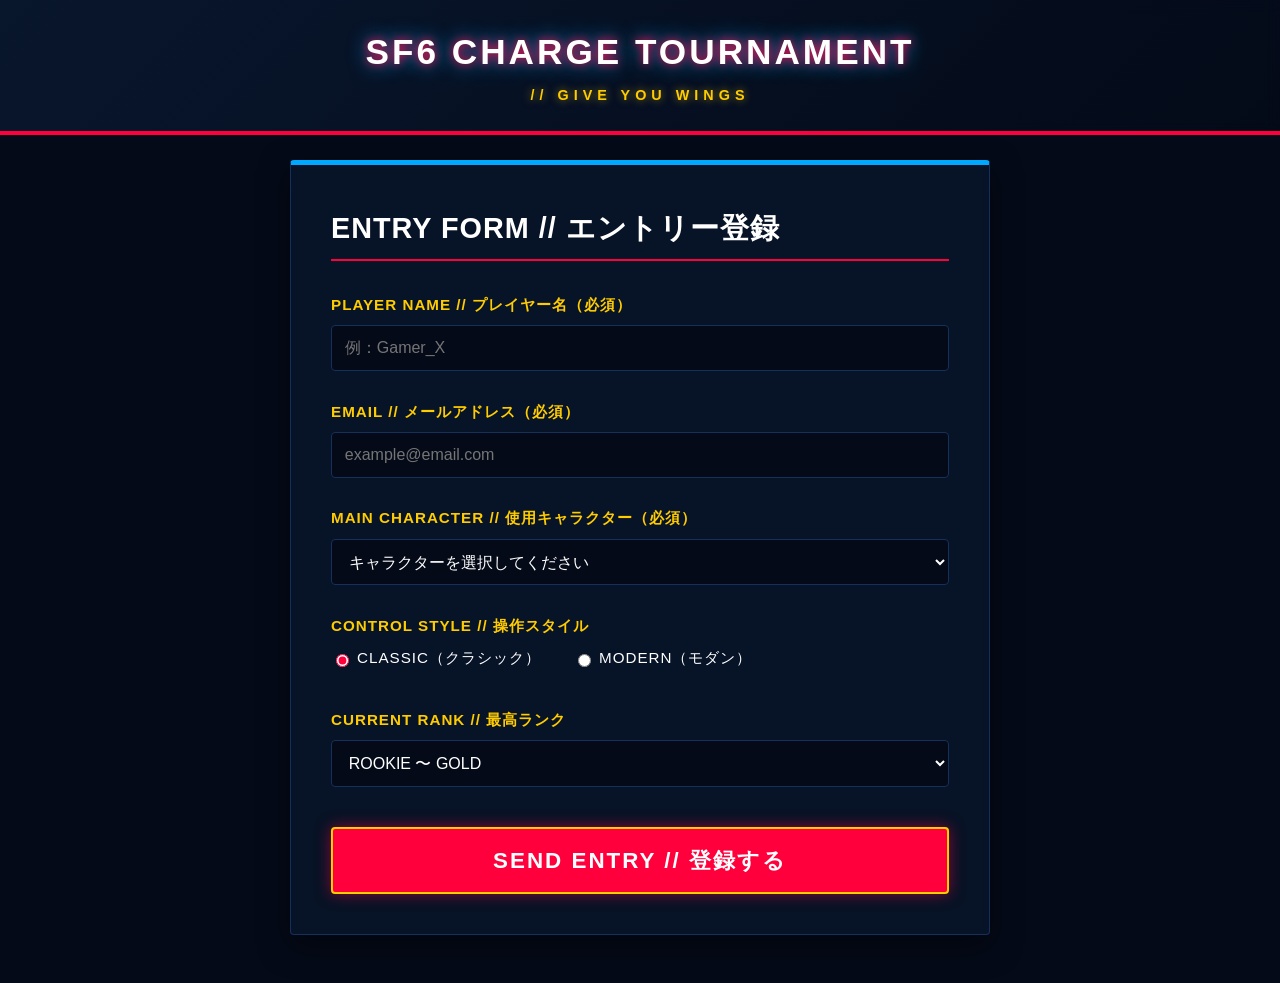
<file: entry.html>
<!DOCTYPE html>
<html lang="ja">
<head>
    <meta charset="UTF-8">
    <meta name="viewport" content="width=device-width, initial-scale=1.0">
    <title>ENTRY // SF6 ENERGY TOURNAMENT</title>
    <style>
        /* デザインスタイル（前回と全く同じレッドブル・サイバー風） */
        body { font-family: 'Helvetica Neue', Arial, 'Impact', sans-serif; background-color: #040a18; color: #e2e8f0; margin: 0; padding: 0; line-height: 1.6; }
        header { position: fixed; top: 0; left: 0; width: 100%; background: linear-gradient(135deg, rgba(10, 25, 49, 0.85) 0%, rgba(4, 10, 24, 0.9) 100%); backdrop-filter: blur(8px); border-bottom: 4px solid #ff003c; padding: 1.5rem 1rem; text-align: center; z-index: 1000; box-sizing: border-box; }
        header h1 { margin: 0; font-size: 2.2rem; color: #fff; text-transform: uppercase; letter-spacing: 3px; text-shadow: 0 0 10px #ff003c, 0 0 20px #00a8ff; }
        header p { color: #ffcc00; font-weight: bold; letter-spacing: 5px; margin: 0.2rem 0 0 0; text-shadow: 0 0 8px rgba(255, 204, 0, 0.6); font-size: 0.9rem; }
        main { max-width: 700px; margin: 160px auto 3rem auto; padding: 0 1.5rem; }
        .form-card { background: rgba(10, 25, 49, 0.6); border: 1px solid #15305b; border-top: 5px solid #00a8ff; border-radius: 4px; padding: 2.5rem; backdrop-filter: blur(5px); box-shadow: 0 10px 30px rgba(0, 0, 0, 0.5); }
        h2 { color: #fff; font-size: 1.8rem; margin-top: 0; text-transform: uppercase; border-bottom: 2px solid #ff003c; padding-bottom: 0.5rem; letter-spacing: 1px; margin-bottom: 2rem; }
        .form-group { margin-bottom: 1.8rem; }
        label { display: block; color: #ffcc00; font-weight: bold; margin-bottom: 0.5rem; font-size: 0.95rem; letter-spacing: 1px; }
        input[type="text"], input[type="email"], select { width: 100%; padding: 0.8rem; background-color: #040a18; border: 1px solid #15305b; border-radius: 4px; color: #fff; font-size: 1rem; box-sizing: border-box; transition: all 0.3s ease; }
        input[type="text"]:focus, input[type="email"]:focus, select:focus { outline: none; border-color: #00a8ff; box-shadow: 0 0 10px rgba(0, 168, 255, 0.5); }
        .radio-group { display: flex; gap: 2rem; margin-top: 0.5rem; }
        .radio-label { display: flex; align-items: center; color: #fff; cursor: pointer; font-weight: normal; }
        .radio-label input { margin-right: 0.5rem; accent-color: #ff003c; }
        .note { font-size: 0.8rem; color: #516993; margin-top: 0.3rem; }
        .btn-container { text-align: center; margin-top: 2.5rem; }
        
        .submit-btn { display: inline-block; width: 100%; background: #ff003c; color: #fff; border: 2px solid #ffcc00; padding: 1rem; font-size: 1.4rem; font-weight: bold; text-transform: uppercase; letter-spacing: 2px; border-radius: 4px; box-shadow: 0 0 15px rgba(255, 0, 60, 0.5); transition: all 0.3s ease; cursor: pointer; }
        .submit-btn:hover { background: #00a8ff; border-color: #fff; box-shadow: 0 0 25px #00a8ff; transform: scale(1.02); }
        .submit-btn:disabled { background: #516993; border-color: #516993; cursor: not-allowed; box-shadow: none; }
        
        /* 完了メッセージ表示用 */
        .success-message { display: none; color: #00f2fe; text-align: center; font-size: 1.3rem; font-weight: bold; margin-top: 1.5rem; text-shadow: 0 0 10px rgba(0, 242, 254, 0.5); }
    </style>
</head>
<body>

    <header>
        <h1>SF6 CHARGE TOURNAMENT</h1>
        <p>// GIVE YOU WINGS</p>
    </header>

    <main>
        <div class="form-card">
            <h2>ENTRY FORM // エントリー登録</h2>
            
            <form id="entryForm" onsubmit="sendToDiscord(event)">
                <div class="form-group">
                    <label for="player-name">PLAYER NAME // プレイヤー名（必須）</label>
                    <input type="text" id="player-name" required placeholder="例：Gamer_X">
                </div>

                <div class="form-group">
                    <label for="email">EMAIL // メールアドレス（必須）</label>
                    <input type="email" id="email" required placeholder="example@email.com">
                </div>

                <div class="form-group">
                    <label for="character">MAIN CHARACTER // 使用キャラクター（必須）</label>
                    <select id="character" required>
                        <option value="" disabled selected>キャラクターを選択してください</option>
                        <option value="ルーク">ルーク (LUKE)</option>
                        <option value="ジェイミー">ジェイミー (JAMIE)</option>
                        <option value="マノン">マノン (MANON)</option>
                        <option value="キンバリー">キンバリー (KIMBERLY)</option>
                        <option value="マリーザ">マリーザ (MARISA)</option>
                        <option value="リリー">リリー (LILY)</option>
                        <option value="JP">JP</option>
                        <option value="ジュリ">ジュリ (JURI)</option>
                        <option value="ディージェイ">ディージェイ (DEE JAY)</option>
                        <option value="キャミィ">キャミィ (CAMMY)</option>
                        <option value="リュウ">リュウ (RYU)</option>
                        <option value="エドモンド本田">エドモンド本田 (E.HONDA)</option>
                        <option value="ブランカ">ブランカ (BLANKA)</option>
                        <option value="ガイル">ガイル (GUILE)</option>
                        <option value="ケン">ケン (KEN)</option>
                        <option value="春麗">春麗 (CHUN-LI)</option>
                        <option value="ザンギエフ">ザンギエフ (ZANGIEF)</option>
                        <option value="ダルシム">ダルシム (DHALSIM)</option>
                        <option value="ラシード">ラシード (RASHID)</option>
                        <option value="A.K.I.">A.K.I.</option>
                        <option value="エド">エド (ED)</option>
                        <option value="豪鬼">豪鬼 (AKUMA)</option>
                        <option value="ベガ">ベガ (M.BISON)</option>
                        <option value="エレナ">エレナ (ELENA)</option>
                    </select>
                </div>

                <div class="form-group">
                    <label>CONTROL STYLE // 操作スタイル</label>
                    <div class="radio-group">
                        <label class="radio-label">
                            <input type="radio" name="control" value="CLASSIC" checked> CLASSIC（クラシック）
                        </label>
                        <label class="radio-label">
                            <input type="radio" name="control" value="MODERN"> MODERN（モダン）
                        </label>
                    </div>
                </div>

                <div class="form-group">
                    <label for="rank">CURRENT RANK // 最高ランク</label>
                    <select id="rank">
                        <option value="ROOKIE 〜 GOLD">ROOKIE 〜 GOLD</option>
                        <option value="PLATINUM">PLATINUM</option>
                        <option value="DIAMOND">DIAMOND</option>
                        <option value="MASTER">MASTER</option>
                        <option value="LEGEND">LEGEND</option>
                    </select>
                </div>

                <div class="btn-container">
                    <button type="submit" id="submitBtn" class="submit-btn">SEND ENTRY // 登録する</button>
                </div>
            </form>

            <div id="successMessage" class="success-message">
                ⚡ ENTRY SUCCESSFUL // エントリーが完了しました！当日の激闘をお待ちしています。
            </div>
        </div>
    </main>

    <script>
        function sendToDiscord(event) {
            event.preventDefault(); // 画面がリロードされるのを防ぐ

            // 1. 【超重要】ここにステップ1でコピーしたDiscordのURLを貼り付けてください！
            const webhookUrl = "https://discord.com/api/webhooks/1522474866018746401/J1smD3dwAf4MrHH6XPZA_TEeEpE0h1guMXsGqSOpemtJ2hXvbjc58OaPY8Hq1loYbj20";

            // 2. 画面から入力された値を取得
            const playerName = document.getElementById('player-name').value;
            const email = document.getElementById('email').value;
            const character = document.getElementById('character').value;
            const control = document.querySelector('input[name="control"]:checked').value;
            const rank = document.getElementById('rank').value;

            // ボタンを連打できないように無効化する
            const submitBtn = document.getElementById('submitBtn');
            submitBtn.disabled = true;
            submitBtn.innerText = "TRANSMITTING...";

            // 3. Discordに送るメッセージの見た目を整える
            const discordMessage = {
                username: "SF6 大会受付システム",
                avatar_url: "https://i.imgur.com/4M34gN1.png", // ロボットの仮アイコン
                embeds: [{
                    title: "🔥 新着エントリーを受信しました！",
                    color: 16711740, // レッドブル風の赤色（16進数のカラーコード）
                    fields: [
                        { name: "👤 プレイヤー名", value: playerName, inline: true },
                        { name: "🎮 使用キャラ", value: character, inline: true },
                        { name: "🕹️ 操作スタイル", value: control, inline: true },
                        { name: "🏆 最高ランク", value: rank, inline: true },
                        { name: "📧 メールアドレス", value: email, inline: false }
                    ],
                    footer: { text: "SF6 CHARGE TOURNAMENT" },
                    timestamp: new Date().toISOString()
                }]
            };

            // 4. Discordのサーバーへデータを送信
            fetch(webhookUrl, {
                method: "POST",
                headers: { "Content-Type": "application/json" },
                body: JSON.stringify(discordMessage)
            })
            .then(response => {
                if (response.ok) {
                    // 送信成功したらフォームを隠して、完了メッセージを出す
                    document.getElementById('entryForm').style.display = 'none';
                    document.getElementById('successMessage').style.display = 'block';
                } else {
                    alert("送信に失敗しました。URLが正しいか確認してください。");
                    submitBtn.disabled = false;
                    submitBtn.innerText = "SEND ENTRY // 登録する";
                }
            })
            .catch(error => {
                alert("エラーが発生しました。");
                submitBtn.disabled = false;
                submitBtn.innerText = "SEND ENTRY // 登録する";
            });
        }
    </script>
</body>
</html>
</file>
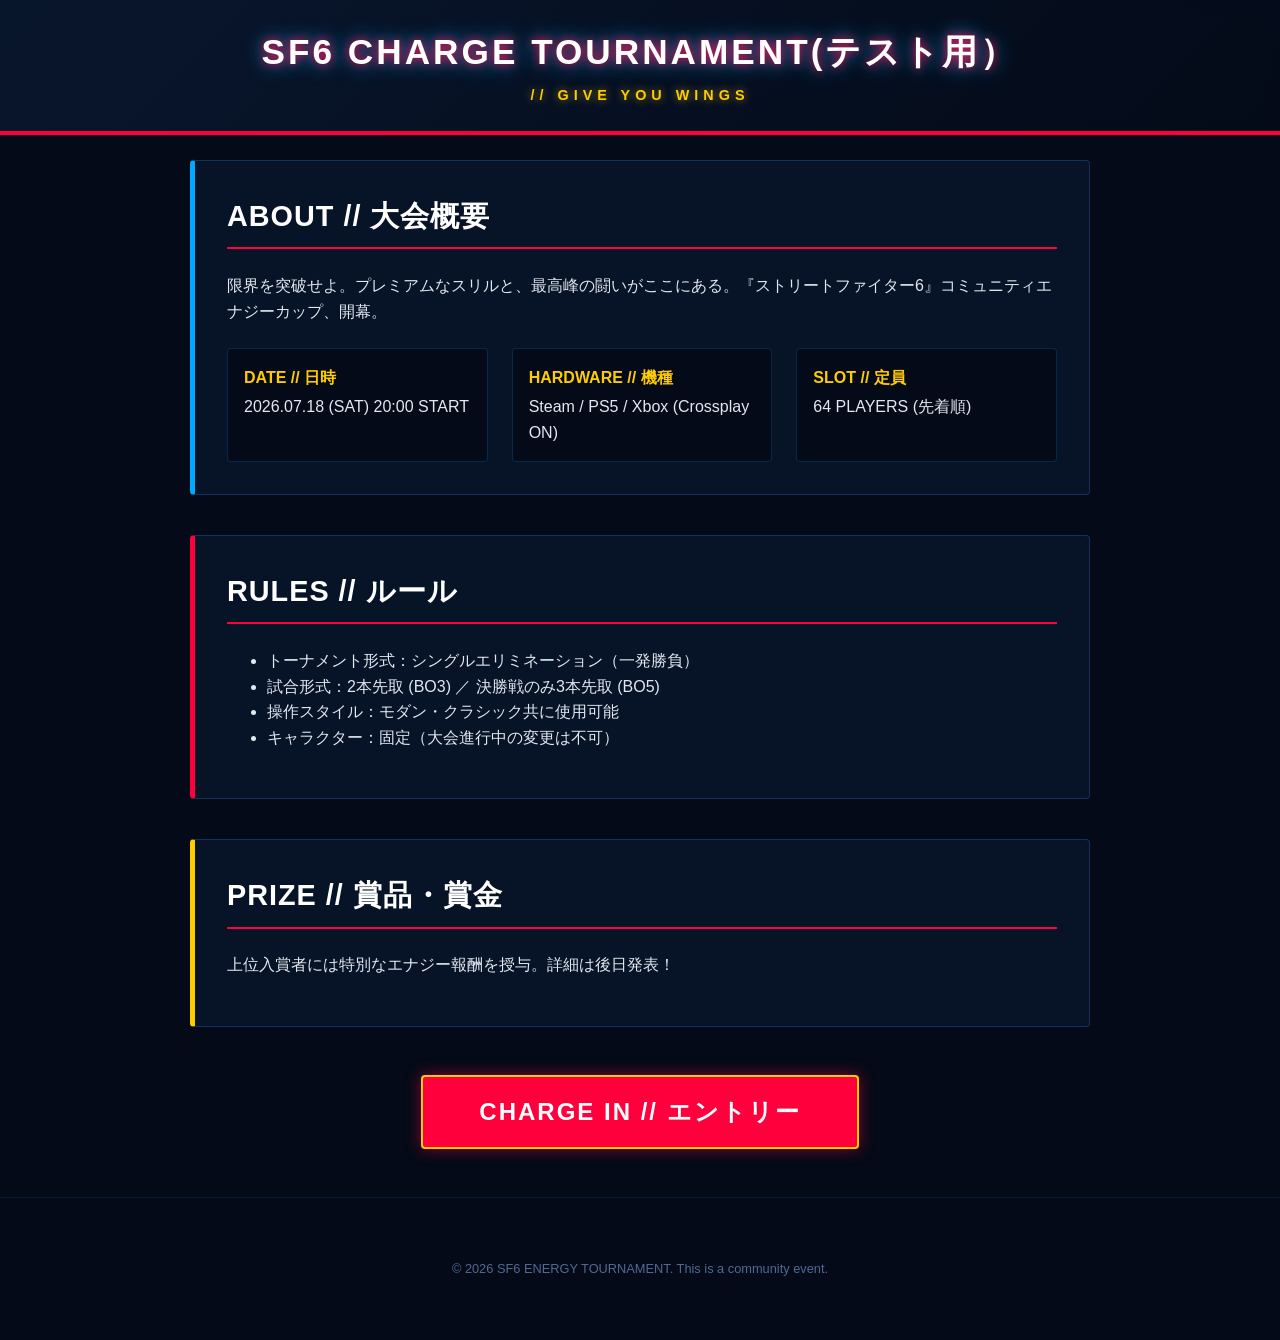
<file: home.html>
<!DOCTYPE html>
<html lang="ja">
<head>
    <meta charset="UTF-8">
    <meta name="viewport" content="width=device-width, initial-scale=1.0">
    <title>SF6 ENERGY TOURNAMENT</title>
    <style>
        /* 全体のスタイル設定 */
        body {
            font-family: 'Impact', 'Arial Black', sans-serif;
            background-color: #040a18; /* レッドブル風の深い紺色 */
            color: #e2e8f0; 
            margin: 0;
            padding: 0;
            line-height: 1.6;
        }

        /* ★スクロール追従ヘッダーの設定 */
        header {
            position: fixed; /* 画面の上部に固定 */
            top: 0;
            left: 0;
            width: 100%;
            /* 近未来的な半透明グラデーション（背景が透けて見える） */
            background: linear-gradient(135deg, rgba(10, 25, 49, 0.85) 0%, rgba(4, 10, 24, 0.9) 100%);
            backdrop-filter: blur(8px); /* 後ろの要素をぼかすサイバーエフェクト */
            border-bottom: 4px solid #ff003c; /* 鮮烈なレッド */
            padding: 1.5rem 1rem; /* 固定時に邪魔にならないよう少しスリムに */
            text-align: center;
            z-index: 1000; /* コンテンツの一番上に表示 */
            box-sizing: border-box;
        }

        /* 輝くタイトル */
        header h1 {
            margin: 0;
            font-size: 2.2rem; /* 固定ヘッダー用に少しだけサイズ調整 */
            color: #fff;
            text-transform: uppercase;
            letter-spacing: 3px;
            text-shadow: 0 0 10px #ff003c, 0 0 20px #00a8ff;
        }

        header p {
            color: #ffcc00; /* レッドブル・イエロー */
            font-weight: bold;
            letter-spacing: 5px;
            margin: 0.2rem 0 0 0;
            text-shadow: 0 0 8px rgba(255, 204, 0, 0.6);
            font-size: 0.9rem;
        }

        /* ★メインコンテンツの外枠 */
        main {
            max-width: 900px;
            margin: 160px auto 3rem auto; /* ヘッダーが固定された分、上の余白（margin-top）を確保 */
            padding: 0 1.5rem;
        }

        /* コンテンツカード */
        .section-card {
            background: rgba(10, 25, 49, 0.6);
            border: 1px solid #15305b;
            border-left: 5px solid #00a8ff; /* 左側はライトブルー */
            border-radius: 4px;
            padding: 2rem;
            margin-bottom: 2.5rem;
            backdrop-filter: blur(5px);
        }

        h2 {
            color: #fff;
            font-size: 1.8rem;
            margin-top: 0;
            text-transform: uppercase;
            border-bottom: 2px solid #ff003c; /* タイトルの下線はレッド */
            padding-bottom: 0.5rem;
            letter-spacing: 1px;
        }

        /* 大会概要のグリッド */
        .grid {
            display: grid;
            grid-template-columns: repeat(auto-fit, minmax(250px, 1fr));
            gap: 1.5rem;
            margin-top: 1.5rem;
        }

        .grid-item {
            background: #040a18;
            padding: 1rem;
            border-radius: 4px;
            border: 1px solid rgba(0, 168, 255, 0.2);
        }

        .grid-item strong {
            color: #ffcc00;
            display: block;
            margin-bottom: 0.2rem;
            text-transform: uppercase;
        }

        /* エントリーボタン */
        .btn-container {
            text-align: center;
            margin-top: 3rem;
        }

        .entry-btn {
            display: inline-block;
            background: #ff003c;
            color: #fff;
            border: 2px solid #ffcc00;
            padding: 1rem 3.5rem;
            font-size: 1.5rem;
            font-weight: bold;
            text-transform: uppercase;
            text-decoration: none;
            letter-spacing: 2px;
            border-radius: 4px;
            box-shadow: 0 0 15px rgba(255, 0, 60, 0.5);
            transition: all 0.3s ease;
            cursor: pointer;
        }

        .entry-btn:hover {
            background: #00a8ff;
            border-color: #fff;
            box-shadow: 0 0 25px #00a8ff;
            transform: scale(1.05) translateY(-3px);
        }

        /* フッター */
        footer {
            text-align: center;
            padding: 3rem 2rem;
            font-size: 0.8rem;
            color: #516993;
            border-top: 1px solid rgba(0, 168, 255, 0.1);
        }
    </style>
</head>
<body>

    <header>
        <h1>SF6 CHARGE TOURNAMENT(テスト用）</h1>
        <p>// GIVE YOU WINGS</p>
    </header>

    <main>
        <div class="section-card">
            <h2>ABOUT // 大会概要</h2>
            <p>限界を突破せよ。プレミアムなスリルと、最高峰の闘いがここにある。『ストリートファイター6』コミュニティエナジーカップ、開幕。</p>
            
            <div class="grid">
                <div class="grid-item">
                    <strong>DATE // 日時</strong>
                    2026.07.18 (SAT) 20:00 START
                </div>
                <div class="grid-item">
                    <strong>HARDWARE // 機種</strong>
                    Steam / PS5 / Xbox (Crossplay ON)
                </div>
                <div class="grid-item">
                    <strong>SLOT // 定員</strong>
                    64 PLAYERS (先着順)
                </div>
            </div>
        </div>

        <div class="section-card" style="border-left-color: #ff003c;">
            <h2>RULES // ルール</h2>
            <ul>
                <li>トーナメント形式：シングルエリミネーション（一発勝負）</li>
                <li>試合形式：2本先取 (BO3) ／ 決勝戦のみ3本先取 (BO5)</li>
                <li>操作スタイル：モダン・クラシック共に使用可能</li>
                <li>キャラクター：固定（大会進行中の変更は不可）</li>
            </ul>
        </div>

        <div class="section-card" style="border-left-color: #ffcc00;">
            <h2>PRIZE // 賞品・賞金</h2>
            <p>上位入賞者には特別なエナジー報酬を授与。詳細は後日発表！</p>
        </div>

        <div class="btn-container">
            <a href="entry.html" class="entry-btn">CHARGE IN // エントリー</a>
        </div>
    </main>

    <footer>
        <p>&copy; 2026 SF6 ENERGY TOURNAMENT. This is a community event.</p>
    </footer>

</body>
</html>
</file>
